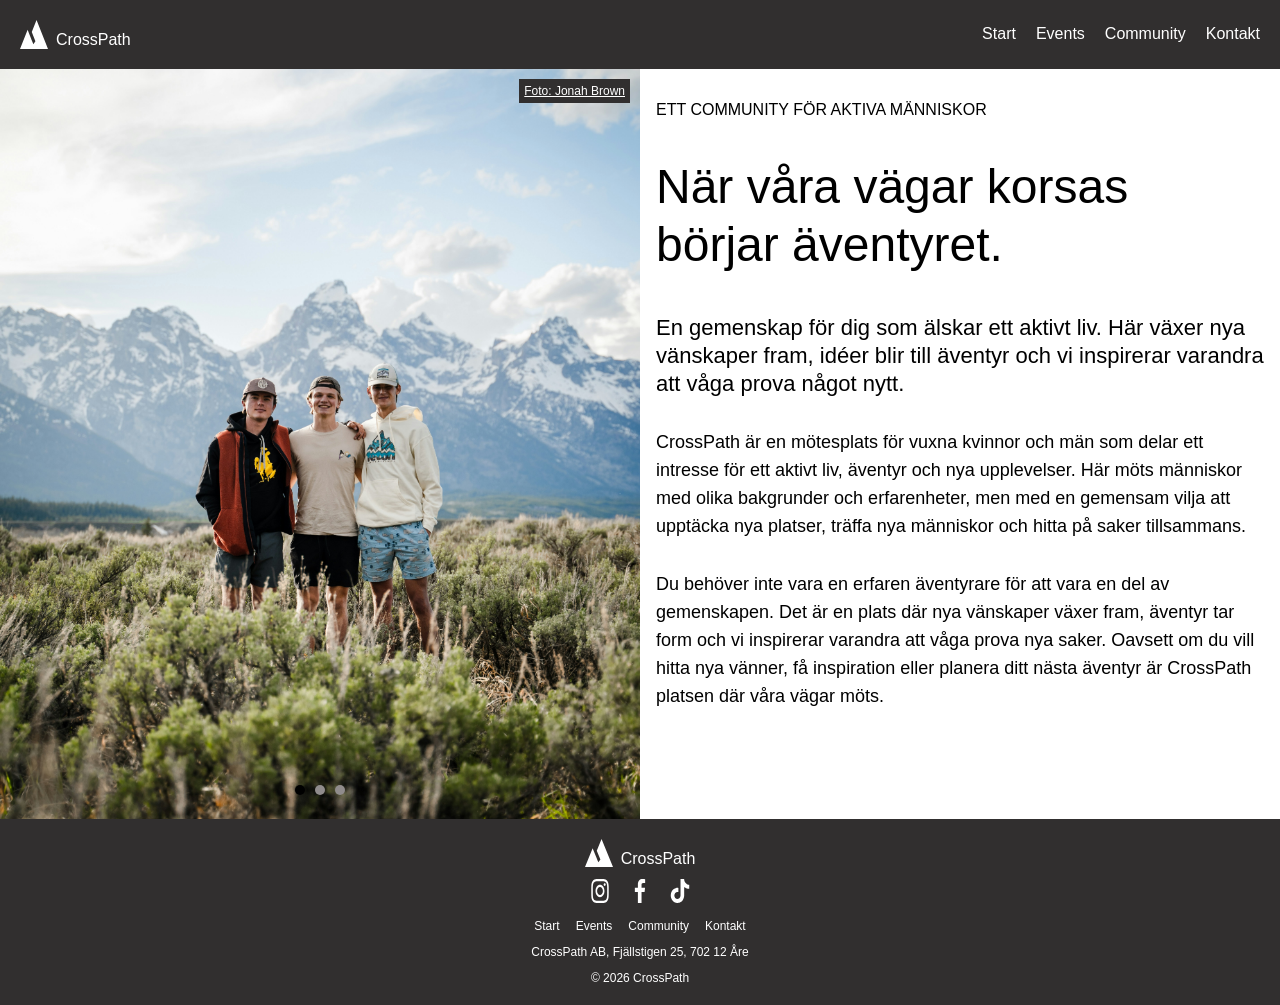
<file: index.html>
<!DOCTYPE html>
<html lang="sv">

<head>
    <meta charset="UTF-8">
    <meta name="viewport" content="width=device-width, initial-scale=1.0">
    <title>CrossPath</title>
    <link rel="stylesheet" href="css/style.css">
    <script src="js/main.js" defer></script>
    <script src="js/carousel.js" defer></script>
</head>

<body>
    <header>

        <!--Logotyp-->

        <a href="index.html" class="logotyp">
            <img src="images/crosspath-logo.svg"
                alt="CrossPaths logotyp. Den föreställer ett större och ett mindre berg. Logotypen är helt vit">
            <span>CrossPath</span>
        </a>
        <!--Knapp för hamburgermenyn-->
        <button class="menu-toggle">☰</button>

        <!--Navigeringsmenyn-->

        <nav class="menu">
            <ul>
                <li><a href="index.html">Start</a></li>
                <li><a href="events.html">Events</a></li>
                <li><a href="community.html">Community</a></li>
                <li><a href="kontakt.html">Kontakt</a></li>


            </ul>
        </nav>
    </header>
    <main>

        <!--Hero-sektionen med en bildkarusell istället för en tradionell hero-bild. -->

        <section class="hero">

            <!--Bildkarusell med tre bilder och länkar till fotograferna på UnSplash.-->
            <div class="carousel">

                <div class="carousel__item">
                    <img src="images/jonah-brown.jpg" alt="Tre killar framför ett berg.">

                    <a href="https://unsplash.com/photos/man-and-woman-standing-on-green-grass-field-during-daytime-m3mYumV2lag"
                        class="image-credit" target="_blank" rel="noopener noreferrer">
                        Foto: Jonah Brown
                    </a>
                </div>
                <div class="carousel__item">
                    <img src="images/logan-weaver.jpg" alt="Ett glatt skidgäng som åker på en transportsträcka">

                    <a href="https://unsplash.com/@lgnwvr" class="image-credit" target="_blank"
                        rel="noopener noreferrer">
                        Foto: Logan Weaver
                    </a>
                </div>
                <div class="carousel__item">
                    <img src="images/woody-kelly.jpg"
                        alt="Ett gäng människor som sitter framför ett berg och fikar tillsammans">

                    <a href="https://unsplash.com/@woodkell" class="image-credit" target="_blank"
                        rel="noopener noreferrer">
                        Foto: Woody Kelly
                    </a>
                </div>
            </div>

            <!--Introduktion och presentation av CrossPath-->
            <div class="hero-text">
                <p class="hero-intro">ETT COMMUNITY FÖR AKTIVA MÄNNISKOR</p>

                <h1>När våra vägar korsas börjar äventyret.</h1>

                <p class="hero-description">En gemenskap för dig som älskar ett aktivt liv.
                    Här växer nya vänskaper fram, idéer blir till äventyr och vi inspirerar varandra att våga prova
                    något nytt.
                </p>

                <!--Mer info om CrossPath-->
                <div class="hero-info">
                    <p>
                        CrossPath är en mötesplats för vuxna kvinnor och män som delar ett intresse
                        för ett aktivt liv, äventyr och nya upplevelser. Här möts människor med
                        olika bakgrunder och erfarenheter, men med en gemensam vilja att upptäcka
                        nya platser, träffa nya människor och hitta på saker tillsammans.
                    </p>

                    <p>
                        Du behöver inte vara en erfaren äventyrare för att vara en del av
                        gemenskapen. Det är en plats där nya vänskaper växer fram, äventyr tar
                        form och vi inspirerar varandra att våga prova nya saker. Oavsett om
                        du vill hitta nya vänner, få inspiration eller planera ditt nästa
                        äventyr är CrossPath platsen där våra vägar möts.
                    </p>
                </div>
            </div>
        </section>
    </main>

    <!--Footer-sektionen med länkar, kontaktinfo och logotyp-->

    <footer>
        <a href="index.html" class="footer-logo">
            <img src="images/crosspath-logo.svg"
                alt="CrossPaths logotyp. Den föreställer ett större och ett mindre berg. Logotypen är helt vit">
            CrossPath
        </a>

        <div class="footer-social">

            <a href="https://www.instagram.com/" target="_blank" rel="noopener noreferrer">
                <img src="images/instagram.svg" alt="En symbol för Instagram">
            </a>

            <a href="https://www.facebook.com/" target="_blank" rel="noopener noreferrer">
                <img src="images/facebook.svg" alt="En symbol för Facebook">
            </a>

            <a href="https://www.tiktok.com/" target="_blank" rel="noopener noreferrer">
                <img src="images/tiktok.svg" alt="En symbol för TikTok">
            </a>

        </div>

        <!--Navigeringslänkar-->
        <nav>
            <ul>
                <li><a href="index.html">Start</a></li>
                <li><a href="events.html">Events</a></li>
                <li><a href="community.html">Community</a></li>
                <li><a href="kontakt.html">Kontakt</a></li>
            </ul>
        </nav>
        <!--Företagets adress-->
        <address>
            CrossPath AB, Fjällstigen 25, 702 12 Åre
        </address>

        <!-- Copyright -->
        <p>© 2026 CrossPath</p>

    </footer>

</body>

</html>
</file>
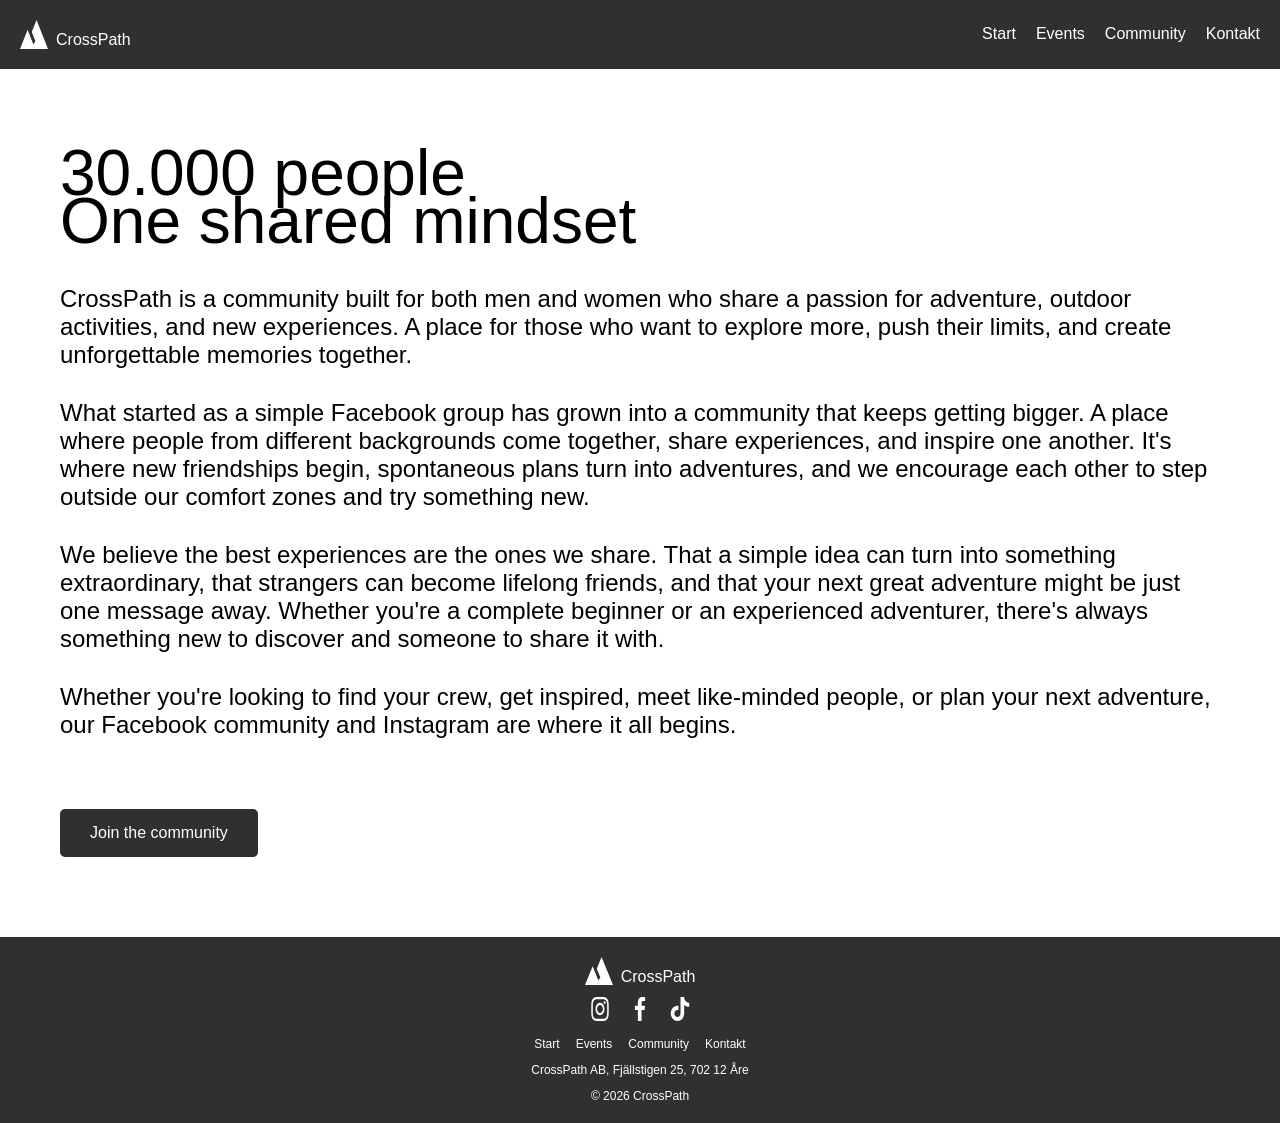
<file: community.html>
<!DOCTYPE html>
<html lang="sv">

<head>
    <meta charset="UTF-8">
    <meta name="viewport" content="width=device-width, initial-scale=1.0">
    <title>CrossPath</title>
    <link rel="stylesheet" href="css/style.css">
    <script src="js/main.js" defer></script>
</head>

<body>
    <header>

        <!-- Logotyp som länkar till startsidan -->
        <a href="index.html" class="logotyp">
            <img src="images/crosspath-logo.svg"
                alt="CrossPaths logotyp. Den föreställer ett större och ett mindre berg. Logotypen är helt vit">
            <span>CrossPath</span>
        </a>
        <!--Knapp for hamburgermenyn-->
        <button class="menu-toggle">☰</button>

        <!--Navigeringsmenyn-->
        <nav class="menu">
            <ul>
                <li><a href="index.html">Start</a></li>
                <li><a href="events.html">Events</a></li>
                <li><a href="community.html">Community</a></li>
                <li><a href="kontakt.html">Kontakt</a></li>
            </ul>
        </nav>
    </header>

    <main>

        <!-- Community-sektionen, beskrivande information om CrossPath som community -->
        <section class="community">

            <h1>
                30.000 people<br>
                One shared mindset
            </h1>

            <p>
                CrossPath is a community built for both men and women
                who share a passion for adventure, outdoor activities,
                and new experiences. A place for those who want to
                explore more, push their limits, and create
                unforgettable memories together.
            </p>

            <p>
                What started as a simple Facebook group has grown
                into a community that keeps getting bigger. A place
                where people from different backgrounds come together,
                share experiences, and inspire one another. It's where
                new friendships begin, spontaneous plans turn into
                adventures, and we encourage each other to step outside
                our comfort zones and try something new.
            </p>

            <p>
                We believe the best experiences are the ones we share.
                That a simple idea can turn into something extraordinary,
                that strangers can become lifelong friends, and that
                your next great adventure might be just one message away.
                Whether you're a complete beginner or an experienced
                adventurer, there's always something new to discover
                and someone to share it with.
            </p>

            <p>
                Whether you're looking to find your crew, get inspired,
                meet like-minded people, or plan your next adventure,
                our Facebook community and Instagram are where it
                all begins.
            </p>

            <!-- Länk till Facebook med en knapp -->
            <a href="https://www.facebook.com/" class="facebook-btn" target="_blank" rel="noopener noreferrer">
                Join the community
            </a>

        </section>
    </main>

    <!-- Footer-sektionen med kontaktinfo, länkar och logotyp -->
    <footer>

        <a href="index.html" class="footer-logo">
            <img src="images/crosspath-logo.svg"
                alt="CrossPaths logotyp. Den föreställer ett större och ett mindre berg. Logotypen är helt vit">
            CrossPath
        </a>

        <!-- Länkar till sociala medier -->
        <div class="footer-social">

            <a href="https://www.instagram.com/" target="_blank" rel="noopener noreferrer">
                <img src="images/instagram.svg" alt="En symbol för Instagram">
            </a>

            <a href="https://www.facebook.com/" target="_blank" rel="noopener noreferrer">
                <img src="images/facebook.svg" alt="En symbol för Facebook">
            </a>

            <a href="https://www.tiktok.com/" target="_blank" rel="noopener noreferrer">
                <img src="images/tiktok.svg" alt="En symbol för TikTok">
            </a>

        </div>

        <!-- Navigeringslänkar -->
        <nav>
            <ul>
                <li><a href="index.html">Start</a></li>
                <li><a href="events.html">Events</a></li>
                <li><a href="community.html">Community</a></li>
                <li><a href="kontakt.html">Kontakt</a></li>
            </ul>
        </nav>

        <!-- Företagets adress -->
        <address>
            CrossPath AB, Fjällstigen 25, 702 12 Åre
        </address>

        <!-- Copyright -->
        <p>© 2026 CrossPath</p>

    </footer>

</body>

</html>
</file>
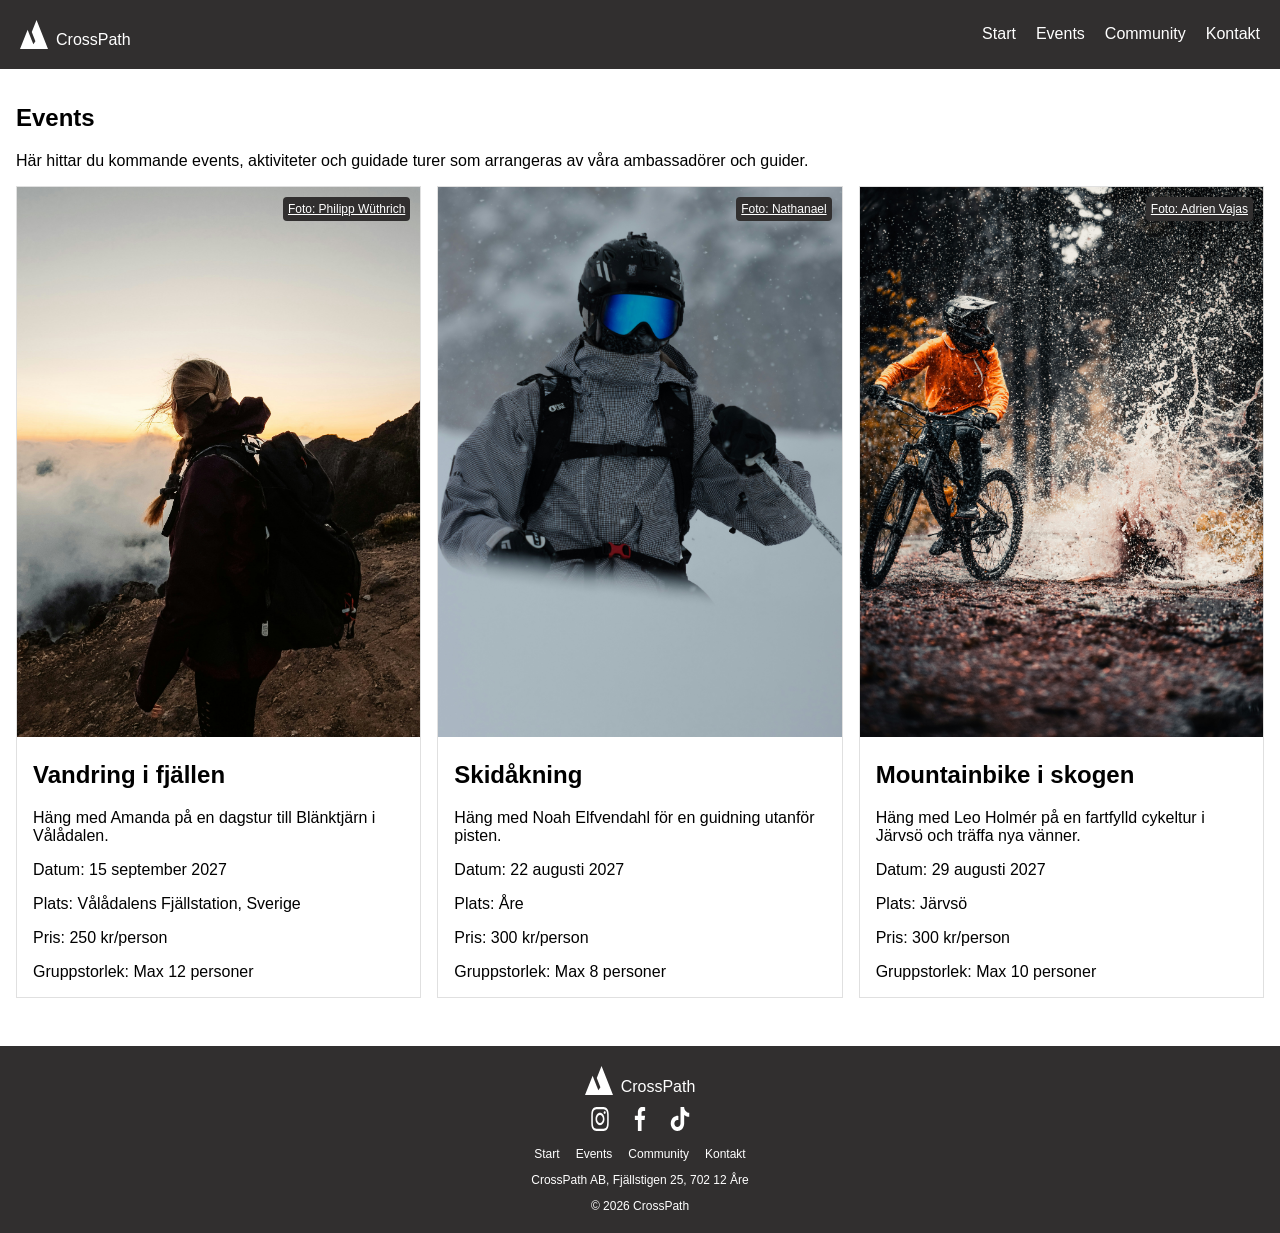
<file: events.html>
<!DOCTYPE html>
<html lang="sv">

<head>
    <meta charset="UTF-8">
    <meta name="viewport" content="width=device-width, initial-scale=1.0">
    <title>Events</title>
    <link rel="stylesheet" href="css/style.css">
    <script src="js/main.js" defer></script>
</head>

<body>
    <header>

        <!-- Logotyp -->
        <a href="index.html" class="logotyp">
            <img src="images/crosspath-logo.svg"
                alt="CrossPaths logotyp. Den föreställer ett större och ett mindre berg. Logotypen är helt vit">
            <span>CrossPath</span>
        </a>

        <!-- Knapp för mobilmenyn -->
        <button class="menu-toggle">☰</button>

        <!-- Navigeringsmeny -->
        <nav class="menu">
            <ul>
                <li><a href="index.html">Start</a></li>
                <li><a href="events.html">Events</a></li>
                <li><a href="community.html">Community</a></li>
                <li><a href="kontakt.html">Kontakt</a></li>
            </ul>
        </nav>
    </header>

    <main>

        <!-- Sektionen Events -->
        <section class="events">
            <h1>Events</h1>

            <p>
                Här hittar du kommande events, aktiviteter och guidade turer som arrangeras av våra ambassadörer och
                guider.
            </p>

            <!-- Samlar eventkorten så att de kan plceras bredvid varandra med CSS -->
            <div class="events-grid">

                <!-- Eventkort för vandring i Vålådalen -->
                <article class="event-card">
                    <img src="images/philipp-wuthrich.imgs.png" alt="Tjej som vandrar i bergen">

                    <!-- Länk till fotografen -->
                    <a href="https://unsplash.com/@phiwut" class="event-image-credit">
                        Foto: Philipp Wüthrich
                    </a>

                    <h2>Vandring i fjällen</h2>

                    <p>Häng med Amanda på en dagstur till Blänktjärn i Vålådalen.</p>
                    <p>Datum: 15 september 2027</p>
                    <p>Plats: Vålådalens Fjällstation, Sverige</p>
                    <p>Pris: 250 kr/person</p>
                    <p>Gruppstorlek: Max 12 personer</p>
                </article>

                <!-- Eventkort för skidåkning i Åre -->
                <article class="event-card">
                    <img src="images/karsten-wingear.png"
                        alt="En kille som åker skidor. Han har hjälm och skidglasögon på sig. Omgiven av snö">

                    <!-- Länk till fotografen -->
                    <a href="https://unsplash.com/@nathanael240606" class="event-image-credit"
                        target="_blank" rel="noopener noreferrer">
                        Foto: Nathanael
                    </a>

                    <h2>Skidåkning</h2>

                    <p>Häng med Noah Elfvendahl för en guidning utanför pisten.</p>
                    <p>Datum: 22 augusti 2027</p>
                    <p>Plats: Åre</p>
                    <p>Pris: 300 kr/person</p>
                    <p>Gruppstorlek: Max 8 personer</p>
                </article>

                <!-- Eventkort för mountainbike -->
                <article class="event-card">
                    <img src="images/adrien-vajas.imgs.png" alt="Person som cyklar mountainbike i skogen">

                    <!-- Länk till fotografen -->
                    <a href="https://unsplash.com/@adrien_vj" class="event-image-credit"
                        target="_blank" rel="noopener noreferrer">
                        Foto: Adrien Vajas
                    </a>

                    <h2>Mountainbike i skogen</h2>

                    <p>Häng med Leo Holmér på en fartfylld cykeltur i Järvsö och träffa nya vänner.</p>
                    <p>Datum: 29 augusti 2027</p>
                    <p>Plats: Järvsö</p>
                    <p>Pris: 300 kr/person</p>
                    <p>Gruppstorlek: Max 10 personer</p>
                </article>

            </div>
        </section>

    </main>

    <!-- Footer med logotyp, kontaktinfo och länkar -->
    <footer>

        <!-- Logotyp -->
        <a href="index.html" class="footer-logo">
            <img src="images/crosspath-logo.svg"
                alt="CrossPaths logotyp. Den föreställer ett större och ett mindre berg. Logotypen är helt vit">
            CrossPath
        </a>

        <!-- Länkar till sociala medier -->
        <div class="footer-social">

            <a href="https://www.instagram.com/" target="_blank" rel="noopener noreferrer">
                <img src="images/instagram.svg" alt="En symbol för Instagram">
            </a>

            <a href="https://www.facebook.com/" target="_blank" rel="noopener noreferrer">
                <img src="images/facebook.svg" alt="En symbol för Facebook">
            </a>

            <a href="https://www.tiktok.com/" target="_blank" rel="noopener noreferrer">
                <img src="images/tiktok.svg" alt="En symbol för TikTok">
            </a>

        </div>

        <!-- Navigeringslänkar -->
        <nav>
            <ul>
                <li><a href="index.html">Start</a></li>
                <li><a href="events.html">Events</a></li>
                <li><a href="community.html">Community</a></li>
                <li><a href="kontakt.html">Kontakt</a></li>
            </ul>
        </nav>

        <!-- Företagets adress -->
        <address>
            CrossPath AB, Fjällstigen 25, 702 12 Åre
        </address>

        <!-- Copyright -->
        <p>© 2026 CrossPath</p>

    </footer>

</body>

</html>
</file>
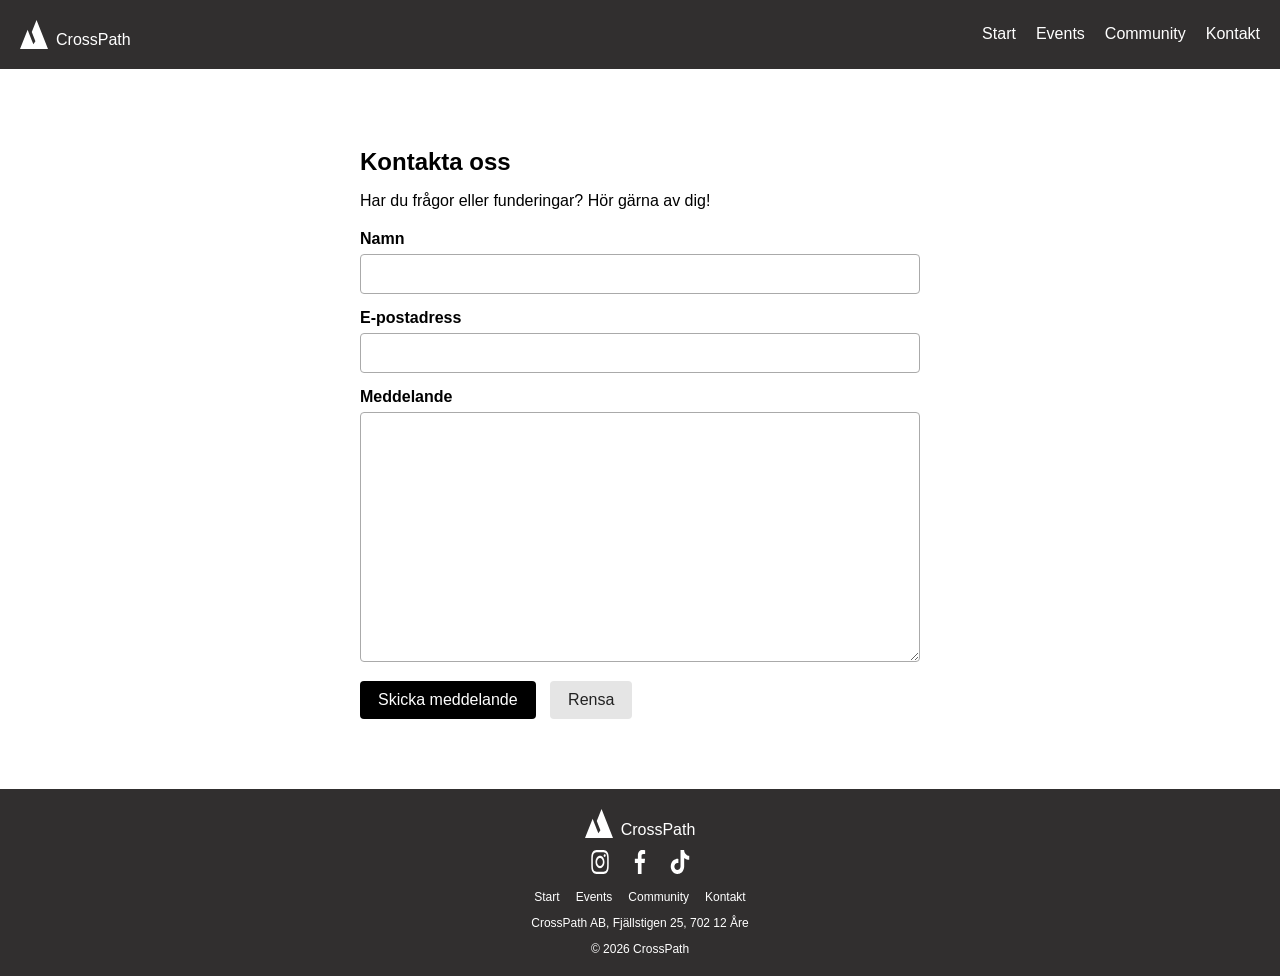
<file: kontakt.html>
<!DOCTYPE html>
<html lang="sv">

<head>
    <meta charset="UTF-8">
    <meta name="viewport" content="width=device-width, initial-scale=1.0">
    <title>CrossPath</title>
    <link rel="stylesheet" href="css/style.css">
    <script src="js/main.js" defer></script>
    <script src="js/contact.js" defer></script>
</head>

<body>
    <header>

        <!--Logotyp-->
        <a href="index.html" class="logotyp">
            <img src="images/crosspath-logo.svg"
                alt="CrossPaths logotyp. Den föreställer ett större och ett mindre berg. Logotypen är helt vit">
            <span>CrossPath</span>
        </a>
        <!--Knapp för hamburgermenyn-->
        <button class="menu-toggle">☰</button>

        <!--Navigeringsmenyn-->
        <nav class="menu">
            <ul>
                <li><a href="index.html">Start</a></li>
                <li><a href="events.html">Events</a></li>
                <li><a href="community.html">Community</a></li>
                <li><a href="kontakt.html">Kontakt</a></li>
            </ul>
        </nav>
    </header>

    <main>
        <!--Kontaktformuläret där man kan skriva ett meddelande-->
        <section class="contact">

            <h1>Kontakta oss</h1>
            <p>Har du frågor eller funderingar? Hör gärna av dig!
            </p>

            <!--Samlar upp fälten och knapparna i kontaktformuläret-->
            <form id="contact-form">

                <!--Här lägger JavaScript in felmeddelanden om något är fel i kontaktformuläret-->
                <ul id="error-list" class="error"></ul>

                <label for="name">Namn</label>
                <input type="text" id="name">

                <label for="email">E-postadress</label>
                <input type="text" id="email">

                <label for="message">Meddelande</label>
                <textarea id="message"></textarea>

                <!--Skickar meddelandet och en knapp för att rensa formuläret-->
                <button type="submit">Skicka meddelande</button>
                <button type="button" id="clear-btn">Rensa</button>

            </form>
        </section>
    </main>

    <!--Footer-sektionen med kontaktinfo, länkar och logotyp-->

    <footer>
        <a href="index.html" class="footer-logo">
            <img src="images/crosspath-logo.svg"
                alt="CrossPaths logotyp. Den föreställer ett större och ett mindre berg. Logotypen är helt vit">
            CrossPath
        </a>

        <!--Länkar till sociala medier-->
        <div class="footer-social">

            <a href="https://www.instagram.com/" target="_blank" rel="noopener noreferrer">
                <img src="images/instagram.svg" alt="En symbol för Instagram">
            </a>

            <a href="https://www.facebook.com/" target="_blank" rel="noopener noreferrer">
                <img src="images/facebook.svg" alt="En symbol för Facebook">
            </a>

            <a href="https://www.tiktok.com/" target="_blank" rel="noopener noreferrer">
                <img src="images/tiktok.svg" alt="En symbol för TikTok">
            </a>

        </div>

        <nav>
            <ul>
                <li><a href="index.html">Start</a></li>
                <li><a href="events.html">Events</a></li>
                <li><a href="community.html">Community</a></li>
                <li><a href="kontakt.html">Kontakt</a></li>
            </ul>
        </nav>
        <!--Företagets adress-->
        <address>
            CrossPath AB, Fjällstigen 25, 702 12 Åre
        </address>

        <!-- Copyright -->
        <p>© 2026 CrossPath</p>

    </footer>

</body>

</html>
</file>
<file: css/style.css>
/* Grundläggande CS*/

* {
    box-sizing: border-box;
}

body {
    margin: 0;
    font-family: Arial, Helvetica, sans-serif;
}

/* Placerar logotypen och menyn högst upp på sidan */
header {
    background-color: #312F2F;
    padding: 20px;
    color: white;

    display: flex;
    justify-content: space-between;
    align-items: center;
    flex-wrap: wrap;

}

/* Placerar logotypens bild och text bredvid varandra */
.logotyp {
    display: flex;
    align-items: center;
    gap: 0.5rem;
    color: white;
    text-decoration: none;

}

/* Flyttar ner texten så den hamnar bredvid loggan*/
.logotyp span {
    position: relative;
    top: 6px;
}

/*Bestämmer storleken på loggans bild*/
.logotyp img {
    width: 28px;
    height: auto;
}

/* Hamburgermenyn. Menyn är dold tills man klickar på den */
.menu {
    display: none;
    width: 100%;
}

/*Visar menyn när klassen open läggs till*/
.menu.open {
    display: block;
}

/* Menyknappens utseende*/
.menu-toggle {
    cursor: pointer;
    background-color: transparent;
    border: none;
    color: white;
    font-size: 25px;
}

/*Tar bort punkter och mellanrum från menylistan*/
.menu ul {
    list-style: none;
    margin: 0;
    padding: 0;
}

/*Gör menylänkarna vita och tar bort understrykningen*/
.menu a {
    color: white;
    text-decoration: none;
}

/* Bildkarusell */

/* Storlek och gör det möjligt att placera text ovanpå bilderna*/
.carousel {
    position: relative;
    width: 100%;
    height: 272px;
}

/*Döljer de bilderna i karusellen tills de ska visas*/
.carousel__item {
    height: 100%;
    display: none;
}

/*Fotografens namn hamnar uppe på högra sidan på bilden*/
.image-credit {
    position: absolute;
    top: 10px;
    right: 10px;
    color: white;
    font-size: 12px;
    background-color: #312F2F;
    padding: 5px;
}

/*Visar bilden som är vald i bildkarusellen*/
.carousel__item--selected {
    display: block;
}

/*Gör så att bilderna fyller upp hela bildkarusellen utan att bli skeva/utdragna*/
.carousel__item img {
    width: 100%;
    height: 100%;
    object-fit: cover;
}

/*Navigeringsprickarna hamnar längst ner i bildkarusellen*/
.carousel__nav {
    width: 100%;
    padding: 20px 0;
    position: absolute;
    bottom: 0;
    left: 0;
    text-align: center;
}

/*Knapparna blir små runda prickar*/
.carousel__button {
    width: 10px;
    height: 10px;
    display: inline-block;
    background: rgb(144, 140, 140);
    border-radius: 50%;
    margin: 0 5px;
    cursor: pointer;
}

/*Den valda pricken blir svart*/
.carousel__button--selected {
    background: black;
}

/* Mellanrum runt texten på startsidan*/
.hero-text {
    padding: 1rem;
}

/*Mellanrum under huvudrubriken*/
.hero-text h1 {
    font-weight: normal;
    line-height: 58px;
    margin-bottom: 40px;
}

/* Få mer radavstånd och mellarum under den första texten*/
.hero-description {
    line-height: 28px;
    margin-bottom: 30px;
}

/*Textstorlek, mellanrum för informationtexterna */
.hero-info p {
    font-size: 16px;
    line-height: 28px;
    margin-top: 0;
    margin-bottom: 30px;
}

/* Placerar innehållet i footern under varandra och sätter dessa i mitten */
footer {
    background-color: #312F2F;
    color: white;
    padding: 20px;
    display: flex;
    flex-direction: column;
    align-items: center;
    text-align: center;
    gap: 0.75rem;

}

/*Footerns logotyp och texten "CrossPath" hamnar bredvid varandra och mer på samma våglängd */
.footer-logo {
    display: flex;
    align-items: flex-end;
    gap: 0.5rem;
    color: white;
    text-decoration: none;
    line-height: 1;
}

/*Storleken på loggans bild i footern*/
.footer-logo img {
    width: 28px;
    height: auto;
}

/*Placerar symbolerna för sociala medier bredvid varandra*/
.footer-social {
    display: flex;
    gap: 1rem;
}

/*Storleken för sociala medier-symbolerna*/
.footer-social img {
    width: 24px;
    height: 24px;
}

/*Placerar navigeringslänkarna bredvid varandra. */
footer nav ul {
    list-style: none;
    margin: 0;
    padding: 0;
    display: flex;
    flex-direction: row;
    justify-content: center;
    gap: 1rem;
    font-size: 12px;
}
/* Länkarna i footern blir vita och tar bort understrecken*/
footer nav a {
    color: white;
    text-decoration: none;
}

/* Företagets adress. Utan kursivstil */
footer address {
    font-style: normal;
    font-size: 12px;
}

/* Copyrighttextens storlek */
footer p {
    font-size: 12px;
    margin: 0;
}

/* Events-fliken för Mobile First */

/*Skapar luft för kanter och innehållet*/
.events {
    padding: 1rem;
}

/* Eventkorten hamnar under varandra och mer avstånd från varandra*/
.events-grid {
    display: flex;
    flex-direction: column;
    gap: 1.5rem;
}

/* Eventkorten får en kantlinje och mer mellanrum nedanför */
.event-card {
    margin-bottom: 2rem;
    border: 1px solid #e0e0e0;
    position: relative;

}

/*Text uppe till höger, så jag kan placera fotografens namn ovanpå eventbilden */
.event-image-credit {
    position: absolute;
    top: 10px;
    right: 10px;
    color: white;
    font-size: 12px;
    background-color: #312F2F;
    padding: 5px;
    text-decoration: underline;
    border-radius: 4px;
}

/*Gör så att eventbilderna fyller kortet */
.event-card img {
    width: 100%;
    height: 550px;
    object-fit: cover;
}

/*Mellanrum på båda sidorna om texterna i eventkorten*/
.event-card h2 {
    margin-left: 1rem;
    margin-right: 1rem;
}

/*Skapar mellanrum på båda sidor om texterna i eventkorten */
.event-card p {
    margin-left: 1rem;
    margin-right: 1rem;
}


/* Kontaktformulär */

/*Storleken på bredd och placerar det i mitten av sidan*/
.contact {
    max-width: 600px;
    margin: 40px auto;
    padding: 20px;
}

/*Fixar mer mellanrum under rubriken på kontaktformuläret*/
.contact h1 {
    margin-bottom: 15px;
}

/*Skapar mellanrum under texten på kontaktsidan */
.contact p {
    margin-bottom: 20px;
}

/*Placerar fälten ovanför. Texten är i fetstil */
.contact label {
    display: block;
    margin-bottom: 6px;
    font-weight: bold;
}

/*Utseende för namn och e-post*/
.contact input {

     width: 100%;
    padding: 10px;
    margin-bottom: 15px;
    font: inherit;
    border: 1px solid #aaa;
    border-radius: 4px;

}

/*Storlek och utseende på meddelande-rutan*/
.contact textarea {
    width: 100%;
    height: 250px;
    padding: 10px;
    margin-bottom: 15px;
    font: inherit;
    border: 1px solid #aaa;
    border-radius: 4px;
}

/*Felmeddelanden blir röda Gör lite mellanrum*/
.contact .error {
    color: #b00020;
    font-size: 14px;
    margin-bottom: 15px;
    padding-left: 20px;
}

/*Utseende på knapparna*/
.contact button {
    padding: 10px 18px;
    margin-right: 10px;
    margin-bottom: 10px;
    font: inherit;
    border: none;
    border-radius: 4px;
    background-color: #000000;
    color: white;
    cursor: pointer;
}

/*Rensa-knappen får en ljus bakgrund och gråmörk text*/
#clear-btn {
    background-color: #e5e5e5;
    color: #222;
}


/* Community-sidan */

/*Bakgrundsfärg, textfärg och luftigare*/
.community {
    background-color: white;
    color: black;
    padding: 40px 20px;
}

/*Storlek, radavstånd, mellanrum för huvudrubriken*/
.community h1 {
    font-size: 2.5rem;
    font-weight: normal;
    line-height:  48px;
    margin-top: 0;
    margin-bottom: 40px;
}

/*Textstorlek, mellanrum för texterna på Community */
.community p {
    font-size: 1.1rem;
    line-height: 28px;
    margin-bottom: 30px;
}

/* Facebook-knappen har mörk bakgrund och runda hörn */
.facebook-btn {
    display: inline-block;
    padding: 15px 30px;
    margin-top: 40px;
    background-color: #312F2F;
    color: white;
    text-decoration: none;
    border-radius: 5px;
}


/* Anpassar webbplatsen för stora skärmar */

@media (min-width: 768px) {
    /*Döljer knappen för hamburgermenyn*/
    .menu-toggle {
        display: none;
    }
/*Navigeringsmenyn på större skärmar*/
    .menu {
        display: block;
        width: auto;
    }
/*Menylänkarna hamnar brevid varandra*/
    .menu ul {
        display: flex;
        gap: 20px;

    }
/* Placerar bildkarusellen och texten bredvid varandra*/
    .hero {
        display: flex;
    }
/*Texten blir större*/
     .hero-text h1 {
        font-size: 48px;
    }
/*Infotexterna blir större*/
    .hero-description {
        font-size: 22px;
    }
/*Infotexterna blir större*/
    .hero-info p {
        font-size: 18px;
    }
/*Bildkarusellen blir större och låter den ta upp 50% av bredden*/
   .carousel {
    width: 50%;
    height: 750px;
    flex-shrink: 0;

   }

    /* Events-fliken för Desktop */

    /*Eventskorten placeras bredvid varandra*/
    .events-grid {
        display: grid;
        grid-template-columns: 1fr 1fr 1fr;
        gap: 1rem;
    }

/* Community-fliken */

/*Community-sidan får mer mellanrum mot kanterna*/
    .community {
        padding: 80px 60px;
    }

    /*Huvudrubriken blir större*/
    .community h1 {
        font-size: 4rem;
    }

    /*Gör texterna större*/
    .community p {
        font-size: 1.5rem;
    }
}
</file>
